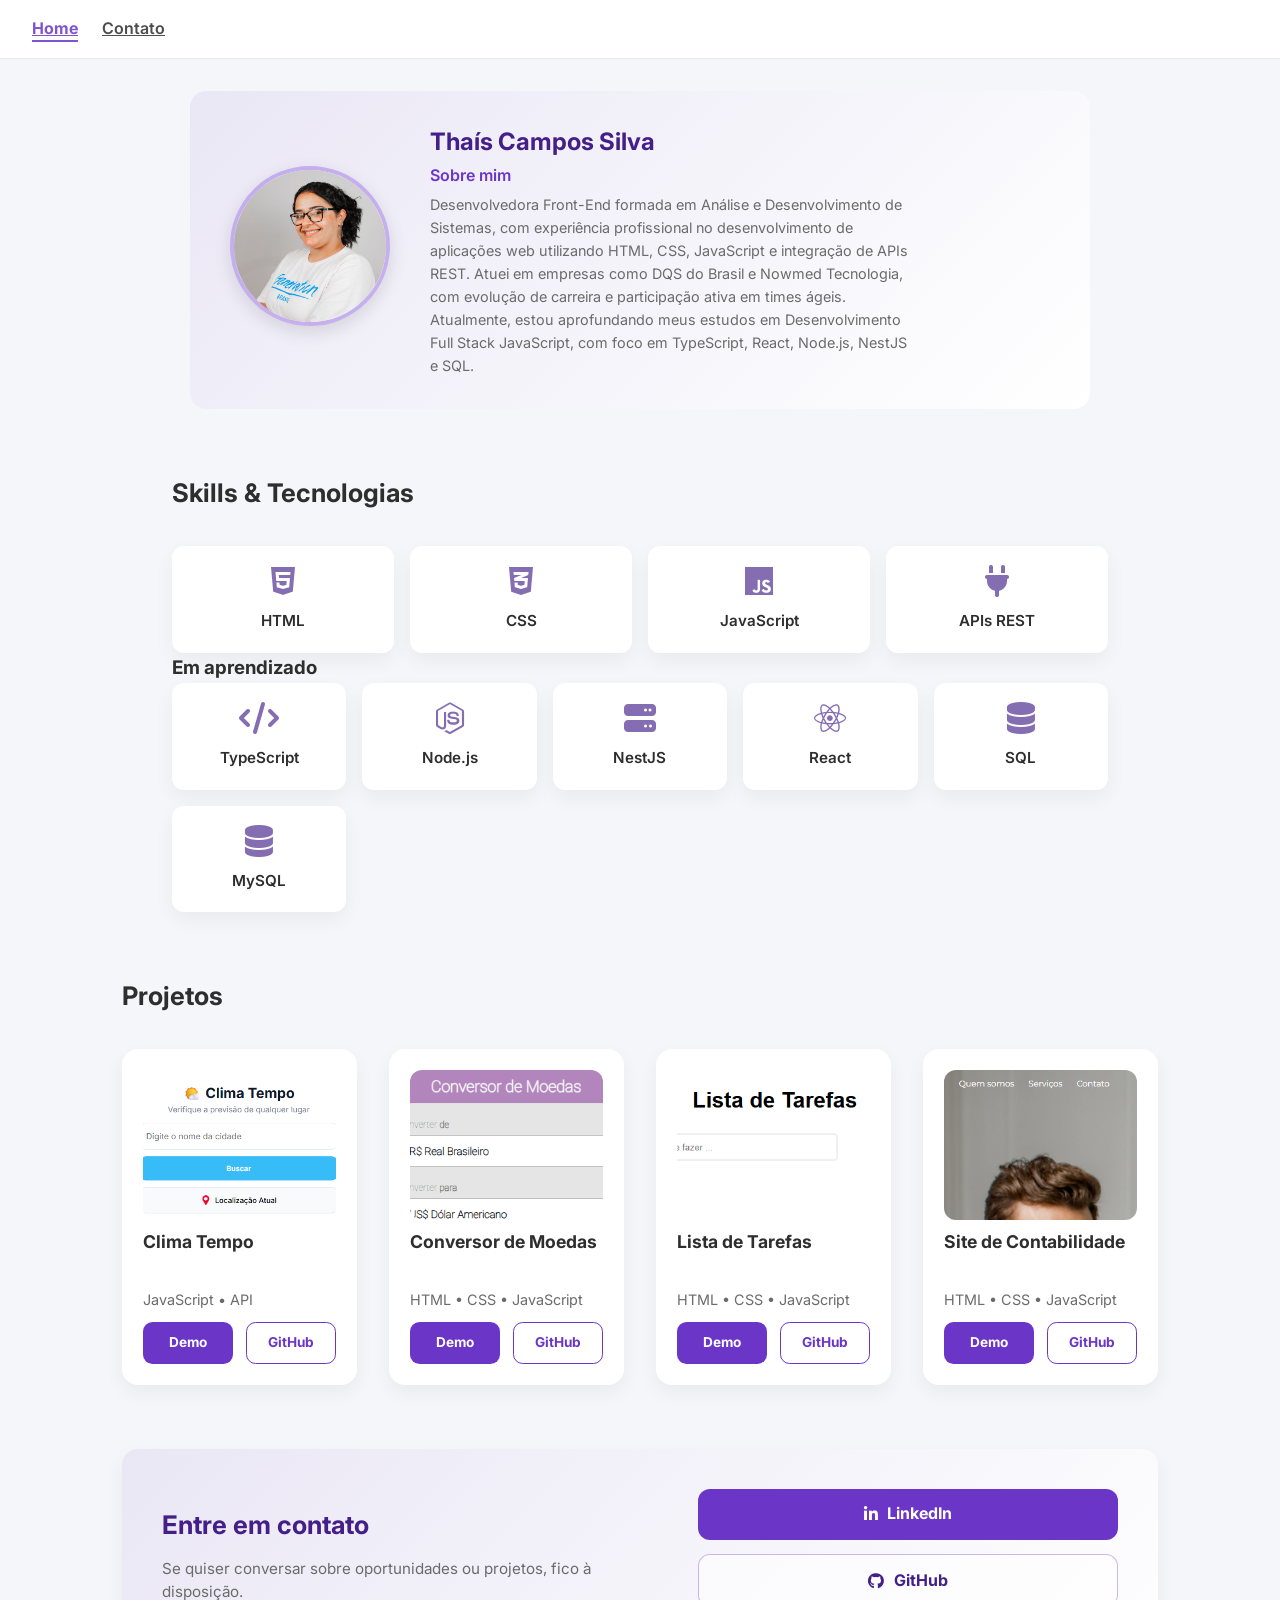
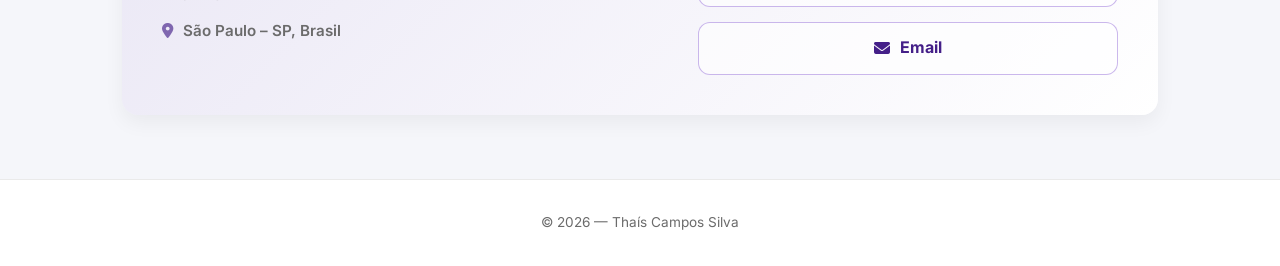
<file: index.html>
<!DOCTYPE html>
<html lang="pt-BR">

<head>
  <meta charset="UTF-8" />
  <meta name="viewport" content="width=device-width, initial-scale=1.0" />
  <title>Thaís Campos Silva</title>
  <link rel="preconnect" href="https://fonts.googleapis.com">
  <link rel="preconnect" href="https://fonts.gstatic.com" crossorigin>
  <link href="https://fonts.googleapis.com/css2?family=Inter:wght@400;600;700&display=swap" rel="stylesheet">
  <link rel="stylesheet" href="https://cdnjs.cloudflare.com/ajax/libs/font-awesome/6.5.1/css/all.min.css" />
  <link rel="stylesheet" href="./assets/css/style.css">

</head>

<body>

  <header class="header">
    <nav class="nav">
      <ul class="nav-links">
        <li><a href="#" class="active">Home</a></li>
        <li><a href="#contato">Contato</a></li>

      </ul>
    </nav>
  </header>

  <main>
    <section class="hero">
      <div class="hero-photo">
        <img src="./assets/img/Eugeneretion.jpg" alt="Foto de Thaís Campos">
      </div>

      <div class="hero-text">
        <h1>Thaís Campos Silva</h1>
        <h2>Sobre mim</h2>
        <p>
          Desenvolvedora Front-End formada em Análise e Desenvolvimento de Sistemas, com experiência profissional no
          desenvolvimento de aplicações web utilizando HTML, CSS, JavaScript e integração de APIs REST.

          Atuei em empresas como DQS do Brasil e Nowmed Tecnologia, com evolução de carreira e participação ativa em
          times ágeis. Atualmente, estou aprofundando meus estudos em Desenvolvimento Full Stack JavaScript, com foco em
          TypeScript, React, Node.js, NestJS e SQL.
        </p>
      </div>
    </section>

    <section class="skills">
      <h2>Skills & Tecnologias</h2>

      <div class="skills-columns">

        <div class="skills-column">
          <div class="skills-grid">
            <div class="skill-card">
              <i class="fa-brands fa-html5"></i>
              <span>HTML</span>
            </div>

            <div class="skill-card">
              <i class="fa-brands fa-css3-alt"></i>
              <span>CSS</span>
            </div>

            <div class="skill-card">
              <i class="fa-brands fa-js"></i>
              <span>JavaScript</span>
            </div>

            <div class="skill-card">
              <i class="fa-solid fa-plug"></i>
              <span>APIs REST</span>
            </div>
          </div>
        </div>


        <div class="skills-column">
          <h3>Em aprendizado</h3>

          <div class="skills-grid">
            <div class="skill-card">
              <i class="fa-solid fa-code"></i>
              <span>TypeScript</span>
            </div>

            <div class="skill-card">
              <i class="fa-brands fa-node-js"></i>
              <span>Node.js</span>
            </div>

            <div class="skill-card">
              <i class="fa-solid fa-server"></i>
              <span>NestJS</span>
            </div>

            <div class="skill-card">
              <i class="fa-brands fa-react"></i>
              <span>React</span>
            </div>

            <div class="skill-card">
              <i class="fa-solid fa-database"></i>
              <span>SQL</span>
            </div>

            <div class="skill-card">
              <i class="fa-solid fa-database"></i>
              <span>MySQL</span>
            </div>
          </div>
        </div>


      </div>
    </section>



    <section class="projetos">
      <h2>Projetos</h2>

      <div class="projetos-grid">

        <article class="project-card">
          <img src="./assets/img/clima.png" alt="App de Clima" class="project-img">
          <h3>Clima Tempo</h3>
          <span> JavaScript • API</span>
          <div class="project-links">
            <a class="btn-demo" href="https://climatempo-api.netlify.app/" target="_blank" rel="noopener">Demo</a>
            <a class="btn-github" href="https://github.com/Thais-Campos/clima_tempo" target="_blank"
              rel="noopener">GitHub</a>
          </div>
        </article>

        <article class="project-card">
          <img src="./assets/img/conversor.png" alt="Conversor de Moedas" class="project-img">
          <h3>Conversor de Moedas</h3>
          <span>HTML • CSS • JavaScript</span>
          <div class="project-links">
            <a class="btn-demo" href="https://conversor-de-moedas-thaiscampos.netlify.app/" target="_blank"
              rel="noopener">Demo</a>
            <a class="btn-github" href="https://github.com/Thais-Campos/CONVERSOR" target="_blank"
              rel="noopener">GitHub</a>
          </div>
        </article>

        <article class="project-card">
          <img src="./assets/img/lista.png" alt="Lista de Tarefas" class="project-img">
          <h3>Lista de Tarefas</h3>
          <span>HTML • CSS • JavaScript</span>
          <div class="project-links">
            <a class="btn-demo" href="https://lista-de-tarefas-thaiscampos.netlify.app/" target="_blank"
              rel="noopener">Demo</a>
            <a class="btn-github" href="https://github.com/Thais-Campos/listaDeTarefas-terceiroProjeto" target="_blank"
              rel="noopener">GitHub</a>
          </div>
        </article>

        <article class="project-card">
          <img src="./assets/img/contabilidade.png" alt="Site de Contabilidade" class="project-img">
          <h3>Site de Contabilidade</h3>
          <span>HTML • CSS • JavaScript</span>
          <div class="project-links">
            <a class="btn-demo" href="https://sitedecontabilidade-thais-campos.netlify.app/" target="_blank"
              rel="noopener">Demo</a>
            <a class="btn-github" href="https://github.com/Thais-Campos/siteContabilidade-quartoProjeto" target="_blank"
              rel="noopener">GitHub</a>
          </div>
        </article>

      </div>
      <div class="projetos-indicadores">
        <span class="dot active"></span>
        <span class="dot"></span>
        <span class="dot"></span>
      </div>

    </section>

  </main>

  <section class="contato" id="contato">
    <div class="contato-card">
      <div class="contato-texto">
        <h2>Entre em contato</h2>
        <p>
          Se quiser conversar sobre oportunidades ou projetos,
          fico à disposição.
        </p>

        <p class="contato-local">
          <i class="fa-solid fa-location-dot"></i>
          São Paulo – SP, Brasil
        </p>
      </div>

      <div class="contato-acoes">
        <a class="contato-btn primary" href="https://www.linkedin.com/in/thais-campos-fullstack/" target="_blank"
          rel="noopener">
          <i class="fa-brands fa-linkedin-in"></i>
          LinkedIn
        </a>

        <a class="contato-btn outline" href="https://github.com/Thais-Campos" target="_blank" rel="noopener">
          <i class="fa-brands fa-github"></i>
          GitHub
        </a>

        <a class="contato-btn outline" href="mailto:tscampos31@gmail.com">
          <i class="fa-solid fa-envelope"></i>
          Email
        </a>
      </div>
    </div>
  </section>


  <footer class="footer">
    <p>© 2026 — Thaís Campos Silva</p>
  </footer>

  <script src="./assets/js/main.js"></script>

</body>

</html>
</file>
<file: assets/css/style.css>
/* =====================
   VARIÁVEIS
===================== */
:root {
  --primary: #6b36c8;
  --primary-dark: #441f88;
  --primary-light: #9a7bd1;

  --bg: #f5f6fa;
  --white: #ffffff;
  --text: #2e2e2e;
  --text-light: #6b6b6b;
}

* {
  margin: 0;
  padding: 0;
  box-sizing: border-box;
}


/* =====================
   BASE
===================== */
body {
  font-family: 'Inter', sans-serif;
  background: var(--bg);
  color: var(--text);
  line-height: 1.6;
}

/* =====================
   HEADER
===================== */
.header {
  background: var(--white);
  padding: 1rem 2rem;
  display: flex;
  justify-content: space-between;
  align-items: center;
  position: sticky;
  top: 0;
  border-bottom: 1px solid #eaeaea;
}

.logo {
  color: var(--primary);
  font-size: 1.4rem;
  font-weight: 700;
}

.nav-links {
  list-style: none;
  display: flex;
  gap: 1.5rem;
}

.nav-links a {
  color: var(--text);
  font-weight: 600;
  opacity: 0.85;
  position: relative;
}

.nav-links a:hover {
  color: var(--primary);
  opacity: 1;
}

.nav-links a.active {
  color: var(--primary);
  font-weight: 700;
}

.nav-links a::after {
  content: "";
  position: absolute;
  left: 0;
  bottom: -4px;
  width: 0;
  height: 2px;
  background: var(--primary);
  transition: width 0.3s ease;
}

.nav-links a:hover::after,
.nav-links a.active::after {
  width: 100%;
}


/* =====================
   HERO
===================== */
.hero {
  background: linear-gradient(135deg,
      rgba(154, 123, 209, 0.12),
      #ffffff);
  border-radius: 1rem;
  padding: 2rem 2.5rem;
  margin: 2rem auto;
  max-width: 900px;

  display: flex;
  align-items: center;
  gap: 2.5rem;
}

/* FOTO À ESQUERDA */
.hero-photo {
  flex-shrink: 0;
}

.hero-photo img {
  width: 160px;
  height: 160px;
  object-fit: cover;
  border-radius: 50%;
  border: 4px solid rgba(156, 115, 228, 0.5);
  box-shadow: 0 6px 18px rgba(0, 0, 0, 0.12);
}

.hero-text {
  display: flex;
  flex-direction: column;
  gap: 0.1rem;
}

.hero-text h1 {
  font-size: 1.5rem;
  color: var(--primary-dark);
}

.hero-text h2 {
  font-size: 1rem;
  color: var(--primary);
  font-weight: 600;
  margin-bottom: 0.2rem;
  /* quase colado no texto */
}

.hero-text p {
  font-size: 0.9rem;
  color: var(--text-light);
  max-width: 480px;

}


/* =====================
   BOTÃO
===================== */
.btn {
  margin-top: 1rem;
  width: fit-content;
  background: var(--primary);
  color: var(--white);
  padding: 0.7rem 1.4rem;
  border-radius: 0.5rem;
  font-weight: 600;
  text-decoration: none;
  transition: all 0.3s ease;
}

.btn:hover {
  background: var(--primary-dark);
  transform: translateY(-2px);
}

/* =====================
   SOBRE
===================== */
.sobre {
  max-width: 800px;
  margin: 4rem auto;
  padding: 0 2rem;
}

.sobre h2 {
  font-size: 1.6rem;
  margin-bottom: 1rem;
}

.sobre p {
  font-size: 0.95rem;
  color: var(--text-light);
}

/* =====================
   SKILLS
===================== */
.skills {
  max-width: 1000px;
  margin: 4rem auto;
  padding: 0 2rem;
}

.skills h2 {
  font-size: 1.6rem;
  margin-bottom: 2rem;
}

.skills-grid {
  display: grid;
  grid-template-columns: repeat(auto-fit, minmax(150px, 1fr));
  gap: 1rem;
}

.skill-card {
  background: var(--white);
  padding: 1.2rem;
  border-radius: 0.75rem;
  text-align: center;
  font-weight: 600;
  box-shadow: 0 8px 20px rgba(0, 0, 0, 0.05);
  transition: 0.3s;
}

.skill-card {
  display: flex;
  flex-direction: column;
  align-items: center;
  gap: 0.75rem;
}

.skill-card i {
  font-size: 2rem;
  color: rgba(68, 31, 136, 0.65);
  transition: color 0.3s ease, transform 0.3s ease;
}

.skill-card span {
  font-size: 0.95rem;
}


.skill-card:hover {
  color: var(--primary);
}

/* =====================
   PROJETOS
===================== */
/* =====================
   PROJETOS
===================== */
.projetos {
  max-width: 1100px;
  margin: 4rem auto;
  padding: 0 2rem;
}

.projetos h2 {
  font-size: 1.6rem;
  margin-bottom: 2rem;
}

.projetos-grid {
  display: grid;
  grid-template-columns: repeat(4, 1fr);
  gap: 2rem;
}

.project-card {
  background: var(--white);
  padding: 1.3rem;
  border-radius: 1rem;
  box-shadow: 0 8px 20px rgba(0, 0, 0, 0.05);
  display: flex;
  flex-direction: column;
  gap: 0.7rem;
}

.project-card img {
  width: 100%;
  height: 150px;
  object-fit: cover;
  border-radius: 0.75rem;
}

.project-card h3 {
  font-size: 1.1rem;
}

.project-card span {
  font-size: 0.9rem;
  color: var(--text-light);
}

.project-links {
  display: flex;
  gap: 0.8rem;
  margin-top: auto;
}

.project-links a {
  flex: 1;
  min-width: 0;
  text-align: center;
  padding: 0.55rem 0.6rem;
  border-radius: 0.6rem;
  font-weight: 700;
  font-size: 0.85rem;
  text-decoration: none;

  white-space: nowrap;
  overflow: hidden;
  text-overflow: ellipsis;

  border: 1px solid transparent;
  background: transparent;
}

.project-links .btn-demo {
  background: var(--primary);
  color: var(--white);
}

.project-links .btn-github {
  border-color: var(--primary);
  color: var(--primary);
  background: transparent;
}

/* Botões em coluna no mobile */
@media (max-width: 480px) {
  .project-links {
    flex-direction: column;
  }

  .project-links a {
    width: 100%;
  }
}

/* =====================
   PROJETOS – CARROSSEL NO MOBILE
===================== */
@media (max-width: 768px) {
  .projetos-grid {
    display: grid;
    grid-auto-flow: column;
    grid-auto-columns: 85%;
    gap: 1rem;

    overflow-x: auto;
    padding: 0 0.5rem 0.75rem 0.5rem;

    scroll-snap-type: x mandatory;
    scroll-padding-left: 0.5rem;
    scroll-padding-right: 0.5rem;

    -webkit-overflow-scrolling: touch;
    scrollbar-width: none;
  }

  .projetos-grid::-webkit-scrollbar {
    height: 0;
  }

  .project-card {
    scroll-snap-align: start;
    width: 100%;
    min-height: 340px;
  }

  /* reserva espaço para títulos que quebram no mobile */
  .project-card h3 {
    min-height: 2.6em;
    line-height: 1.3;
  }

  .project-card span {
    display: block;
    min-height: 1.4em;
  }
}

/* =====================
   FOOTER
===================== */
.footer {
  background: var(--white);
  border-top: 1px solid #eaeaea;
  padding: 2rem;
  text-align: center;
  margin-top: 4rem;
}

.footer p {
  font-size: 0.85rem;
  color: var(--text-light);
}

/* =====================
   RESPONSIVO
===================== */
@media (max-width: 768px) {
  .hero {
    flex-direction: column;
    text-align: center;
  }

  .hero-photo,
  .hero-text {
    order: initial;
  }
}

/* =====================
   CONTATO
===================== */

.contato {
  max-width: 1100px;
  margin: 4rem auto;
  padding: 0 2rem;
}

.contato-card {
  background: linear-gradient(135deg,
      rgba(154, 123, 209, 0.12),
      #ffffff);
  border-radius: 1rem;
  padding: 2.5rem;
  display: grid;
  grid-template-columns: 1.2fr 1fr;
  gap: 2rem;
  align-items: center;
  box-shadow: 0 8px 20px rgba(0, 0, 0, 0.05);
}

.contato-texto h2 {
  font-size: 1.6rem;
  color: var(--primary-dark);
  margin-bottom: 0.75rem;
}

.contato-texto p {
  color: var(--text-light);
  font-size: 0.95rem;
  line-height: 1.5;
  margin-bottom: 1rem;
}

.contato-local {
  display: flex;
  align-items: center;
  gap: 0.6rem;
  color: var(--text);
  font-weight: 600;
  margin: 0;
}

.contato-local i {
  color: rgba(68, 31, 136, 0.65);
}

/* botões */
.contato-acoes {
  display: flex;
  flex-direction: column;
  gap: 0.9rem;
}

.contato-btn {
  display: flex;
  align-items: center;
  justify-content: center;
  gap: 0.6rem;
  padding: 0.8rem 1rem;
  border-radius: 0.75rem;
  font-weight: 700;
  text-decoration: none;
  transition: transform 0.2s ease, background 0.3s ease, color 0.3s ease;
}

.contato-btn.primary {
  background: var(--primary);
  color: var(--white);
}

.contato-btn.primary:hover {
  background: var(--primary-dark);
  transform: translateY(-2px);
}

.contato-btn.outline {
  background: rgba(255, 255, 255, 0.6);
  border: 1px solid rgba(107, 54, 200, 0.35);
  color: var(--primary-dark);
}

.contato-btn.outline:hover {
  border-color: rgba(107, 54, 200, 0.6);
  transform: translateY(-2px);
}

/* responsivo */
@media (max-width: 900px) {
  .contato-card {
    grid-template-columns: 1fr;
    text-align: center;
  }

  .contato-local {
    justify-content: center;
  }
}

/* =====================
   PROJETOS – CARROSSEL NO MOBILE
===================== */
@media (max-width: 480px) {
  .project-links {
    flex-direction: column;
  }
}

@media (max-width: 768px) {
  .projetos-grid {
    display: grid;
    grid-auto-flow: column;
    grid-auto-columns: 100%;
    gap: 1rem;
    overflow-x: auto;
    padding: 0 2rem 0.75rem 0.5rem;  
    scroll-snap-type: x mandatory;
    scroll-padding: 0 2rem 0 0.5rem;
    -webkit-overflow-scrolling: touch;
    scrollbar-width: none; 
  }

  .projetos-grid::-webkit-scrollbar {
    height: 0;
  }

  .project-card {
    width: 100%;
    scroll-snap-align: start;
  }
}

  .project-card h3 {
    min-height: 2.6em;
    line-height: 1.3;
  }

  .project-card span {
    display: block;
    min-height: 1.4em;
  }

  /* =====================
   INDICADORES DO CARROSSEL (MOBILE)
===================== */
.projetos-indicadores {
  display: none;
  justify-content: center;
  gap: 0.5rem;
  margin-top: 1rem;
}

.projetos-indicadores .dot {
  width: 8px;
  height: 8px;
  border-radius: 50%;
  background: rgba(107, 54, 200, 0.3);
  transition: background 0.3s ease, transform 0.3s ease;
}

.projetos-indicadores .dot.active {
  background: var(--primary);
  transform: scale(1.2);
}

/* só aparece no mobile */
@media (max-width: 768px) {
  .projetos-indicadores {
    display: flex;
  }
}
</file>
